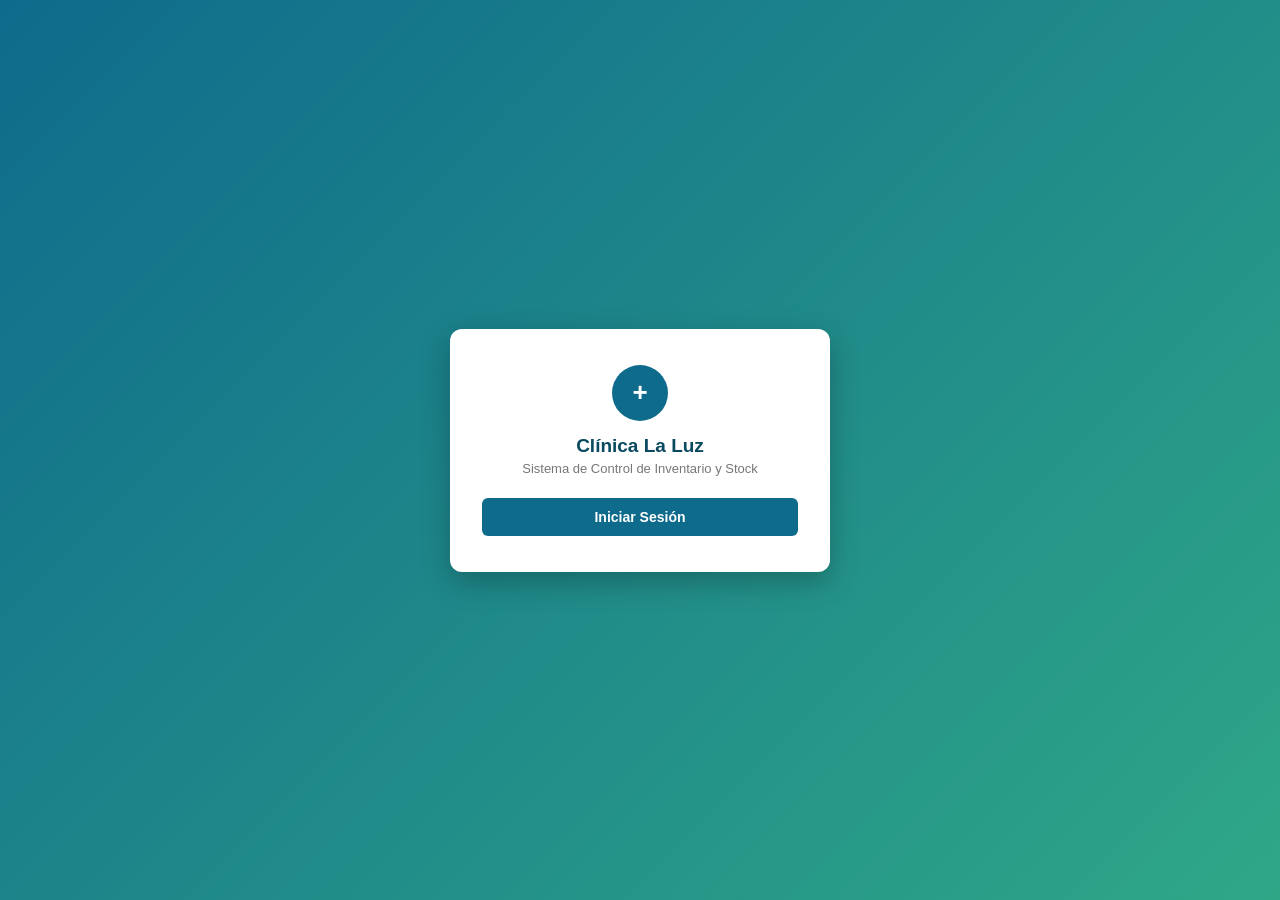
<file: index.html>
<!DOCTYPE html>
<html lang="es">
<head>
    <meta charset="UTF-8">
    <title>Sistema de Inventario - Clínica La Luz</title>
    <link rel="stylesheet" href="css/styles.css">
</head>
<body>
    <div class="login-wrap">
        <div class="login-caja">
            <div class="cruz-login">+</div>
            <h1>Clínica La Luz</h1>
            <p class="desc">Sistema de Control de Inventario y Stock</p>
            <div style="margin-top: 20px;">
                <a href="login.html" class="btn btn-primario" style="display: block; text-align: center; text-decoration: none;">Iniciar Sesión</a>
            </div>
        </div>
    </div>
</body>
</html>
</file>
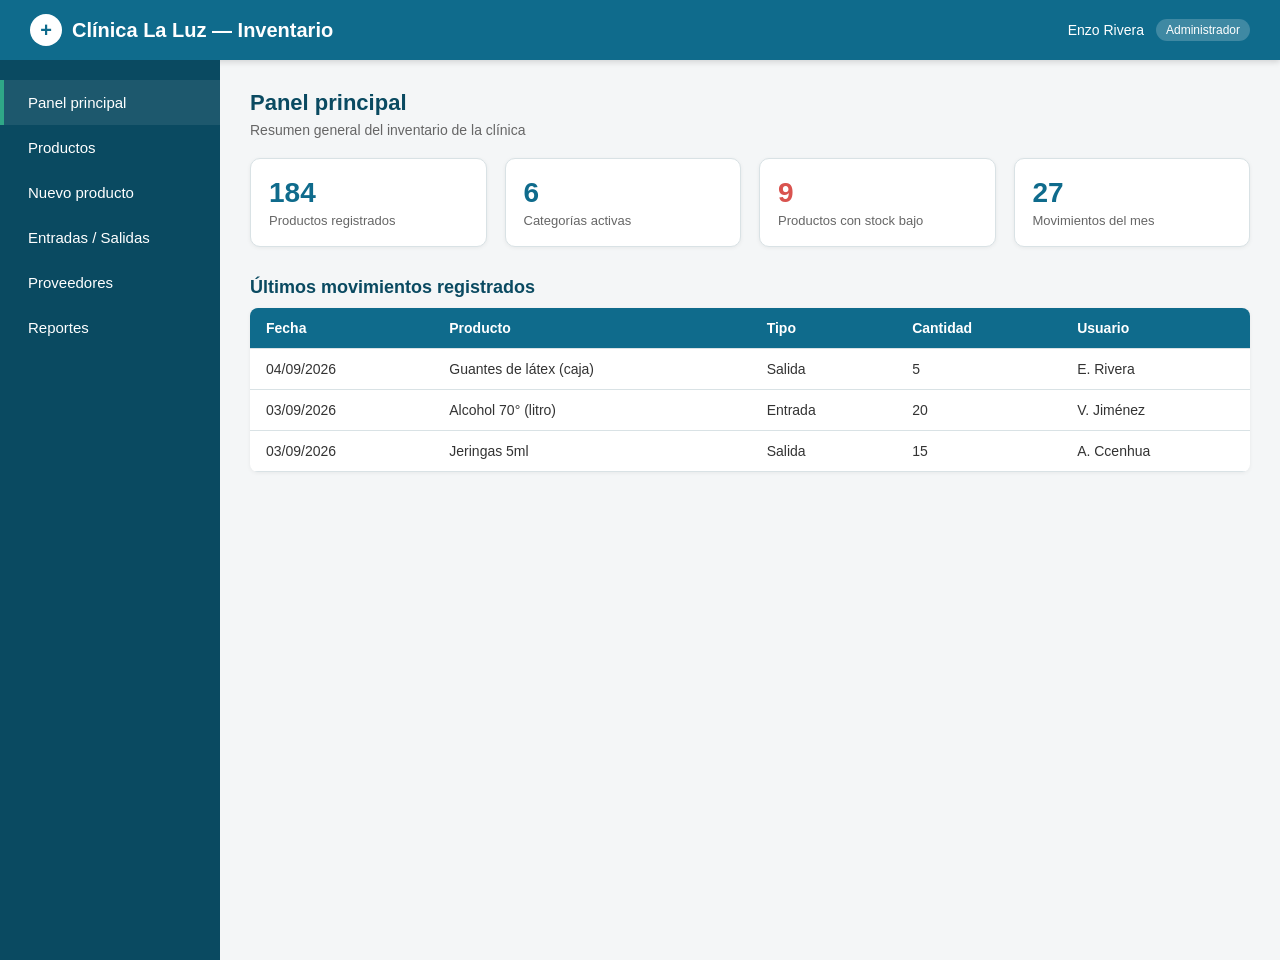
<file: dashboard.html>
<!DOCTYPE html>
<html lang="es">
<head>
<meta charset="UTF-8">
<title>Panel principal - Sistema de Inventario Clínica La Luz</title>
<link rel="stylesheet" href="css/styles.css">
</head>
<body>
  <header class="app-header">
    <div class="logo"><div class="cruz">+</div> Clínica La Luz &mdash; Inventario</div>
    <div class="usuario">Enzo Rivera <span class="rol">Administrador</span></div>
  </header>
  <div class="layout">
    <nav class="sidebar">
      <a href="dashboard.html" class="activo">Panel principal</a>
      <a href="productos.html">Productos</a>
      <a href="registro_producto.html">Nuevo producto</a>
      <a href="movimientos.html">Entradas / Salidas</a>
      <a href="#">Proveedores</a>
      <a href="#">Reportes</a>
    </nav>
    <main class="contenido">
      <h1 class="titulo-seccion">Panel principal</h1>
      <p class="subtitulo">Resumen general del inventario de la clínica</p>

      <div class="tarjetas">
        <div class="tarjeta">
          <div class="valor">184</div>
          <div class="etiqueta">Productos registrados</div>
        </div>
        <div class="tarjeta">
          <div class="valor">6</div>
          <div class="etiqueta">Categorías activas</div>
        </div>
        <div class="tarjeta alerta">
          <div class="valor">9</div>
          <div class="etiqueta">Productos con stock bajo</div>
        </div>
        <div class="tarjeta">
          <div class="valor">27</div>
          <div class="etiqueta">Movimientos del mes</div>
        </div>
      </div>

      <h1 class="titulo-seccion" style="font-size:18px;">Últimos movimientos registrados</h1>
      <table class="tabla-datos" style="margin-top:10px;">
        <thead>
          <tr><th>Fecha</th><th>Producto</th><th>Tipo</th><th>Cantidad</th><th>Usuario</th></tr>
        </thead>
        <tbody>
          <tr><td>04/09/2026</td><td>Guantes de látex (caja)</td><td>Salida</td><td>5</td><td>E. Rivera</td></tr>
          <tr><td>03/09/2026</td><td>Alcohol 70° (litro)</td><td>Entrada</td><td>20</td><td>V. Jiménez</td></tr>
          <tr><td>03/09/2026</td><td>Jeringas 5ml</td><td>Salida</td><td>15</td><td>A. Ccenhua</td></tr>
        </tbody>
      </table>
    </main>
  </div>
</body>
</html>
</file>
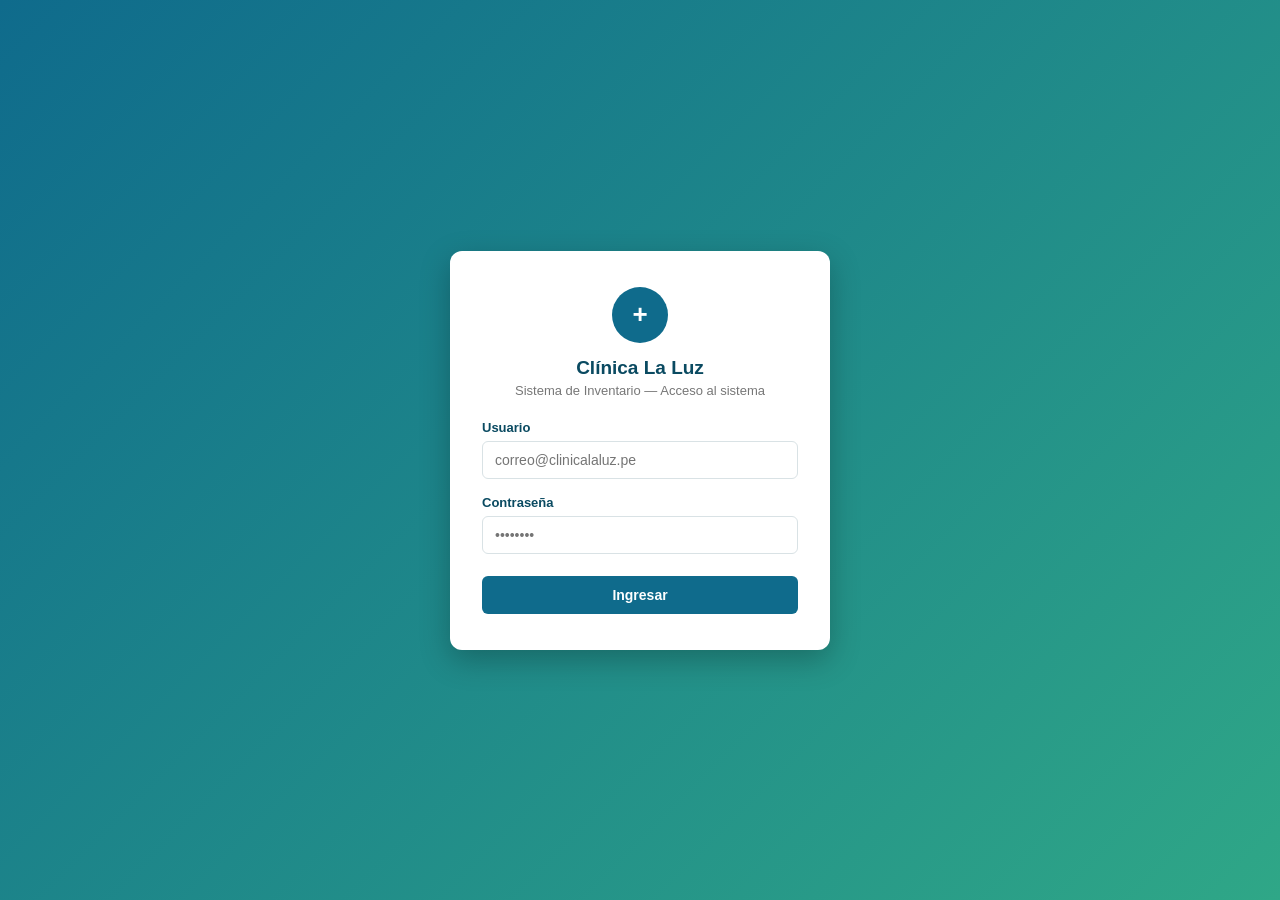
<file: login.html>
<!DOCTYPE html>
<html lang="es">
<head>
<meta charset="UTF-8">
<title>Iniciar sesión - Sistema de Inventario Clínica La Luz</title>
<link rel="stylesheet" href="css/styles.css">
</head>
<body>
  <div class="login-wrap">
    <div class="login-caja">
      <div class="cruz-login">+</div>
      <h1>Clínica La Luz</h1>
      <p class="desc">Sistema de Inventario &mdash; Acceso al sistema</p>
      <form class="formulario" style="box-shadow:none; padding:0;">
        <div class="campo">
          <label for="usuario">Usuario</label>
          <input type="text" id="usuario" placeholder="correo@clinicalaluz.pe">
        </div>
        <div class="campo">
          <label for="clave">Contraseña</label>
          <input type="password" id="clave" placeholder="••••••••">
        </div>
        <button type="submit" class="btn btn-primario">Ingresar</button>
      </form>
    </div>
  </div>
</body>
</html>
</file>
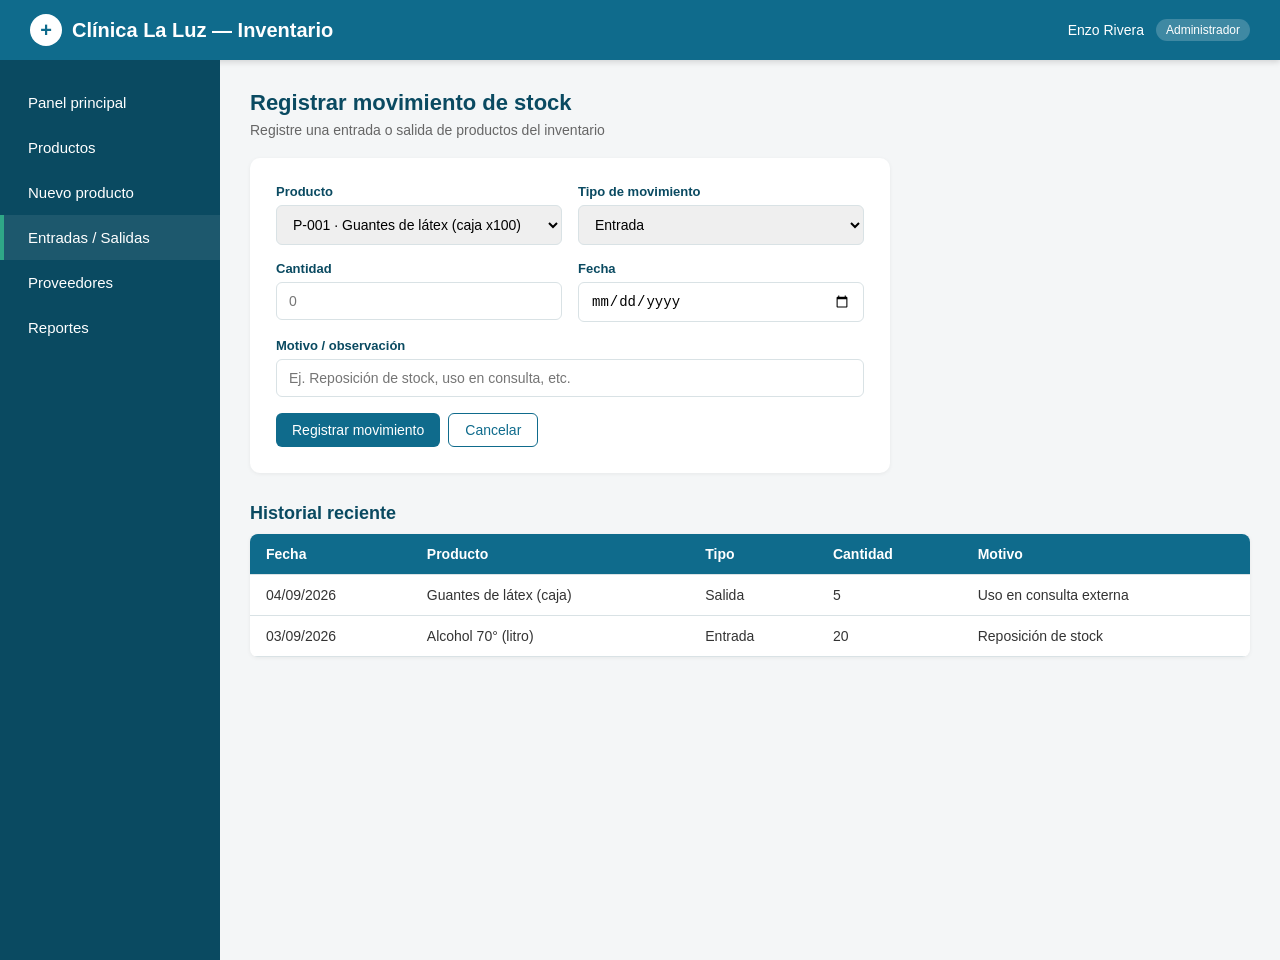
<file: movimientos.html>
<!DOCTYPE html>
<html lang="es">
<head>
<meta charset="UTF-8">
<title>Entradas y Salidas - Sistema de Inventario Clínica La Luz</title>
<link rel="stylesheet" href="css/styles.css">
</head>
<body>
  <header class="app-header">
    <div class="logo"><div class="cruz">+</div> Clínica La Luz &mdash; Inventario</div>
    <div class="usuario">Enzo Rivera <span class="rol">Administrador</span></div>
  </header>
  <div class="layout">
    <nav class="sidebar">
      <a href="dashboard.html">Panel principal</a>
      <a href="productos.html">Productos</a>
      <a href="registro_producto.html">Nuevo producto</a>
      <a href="movimientos.html" class="activo">Entradas / Salidas</a>
      <a href="#">Proveedores</a>
      <a href="#">Reportes</a>
    </nav>
    <main class="contenido">
      <h1 class="titulo-seccion">Registrar movimiento de stock</h1>
      <p class="subtitulo">Registre una entrada o salida de productos del inventario</p>

      <form class="formulario" method="post" action="MovimientoServlet">
        <div class="fila-doble">
          <div class="campo">
            <label for="producto">Producto</label>
            <select id="producto" name="producto">
              <option>P-001 · Guantes de látex (caja x100)</option>
              <option>P-002 · Alcohol 70° (litro)</option>
              <option>P-003 · Jeringas 5ml (unidad)</option>
            </select>
          </div>
          <div class="campo">
            <label for="tipo">Tipo de movimiento</label>
            <select id="tipo" name="tipo">
              <option>Entrada</option>
              <option>Salida</option>
            </select>
          </div>
        </div>
        <div class="fila-doble">
          <div class="campo">
            <label for="cantidad">Cantidad</label>
            <input type="number" id="cantidad" name="cantidad" placeholder="0">
          </div>
          <div class="campo">
            <label for="fecha">Fecha</label>
            <input type="date" id="fecha" name="fecha">
          </div>
        </div>
        <div class="campo">
          <label for="motivo">Motivo / observación</label>
          <input type="text" id="motivo" name="motivo" placeholder="Ej. Reposición de stock, uso en consulta, etc.">
        </div>
        <div class="acciones-tabla" style="margin-top:10px;">
          <button type="submit" class="btn btn-primario">Registrar movimiento</button>
          <a href="dashboard.html" class="btn btn-secundario">Cancelar</a>
        </div>
      </form>

      <h1 class="titulo-seccion" style="font-size:18px; margin-top:30px;">Historial reciente</h1>
      <table class="tabla-datos" style="margin-top:10px;">
        <thead>
          <tr><th>Fecha</th><th>Producto</th><th>Tipo</th><th>Cantidad</th><th>Motivo</th></tr>
        </thead>
        <tbody>
          <tr><td>04/09/2026</td><td>Guantes de látex (caja)</td><td>Salida</td><td>5</td><td>Uso en consulta externa</td></tr>
          <tr><td>03/09/2026</td><td>Alcohol 70° (litro)</td><td>Entrada</td><td>20</td><td>Reposición de stock</td></tr>
        </tbody>
      </table>
    </main>
  </div>
</body>
</html>
</file>
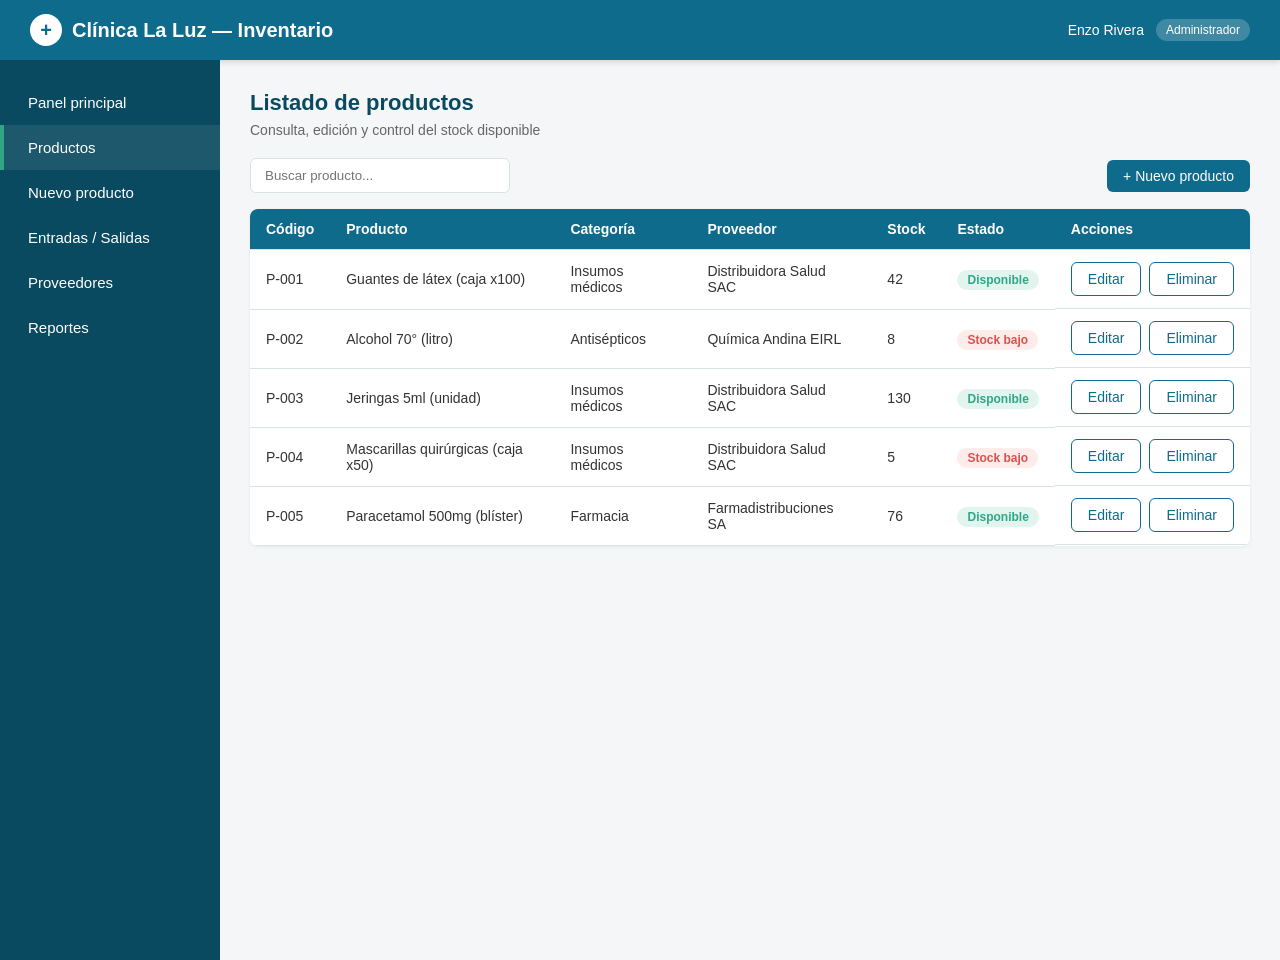
<file: productos.html>
<!DOCTYPE html>
<html lang="es">
<head>
<meta charset="UTF-8">
<title>Productos - Sistema de Inventario Clínica La Luz</title>
<link rel="stylesheet" href="css/styles.css">
</head>
<body>
  <header class="app-header">
    <div class="logo"><div class="cruz">+</div> Clínica La Luz &mdash; Inventario</div>
    <div class="usuario">Enzo Rivera <span class="rol">Administrador</span></div>
  </header>
  <div class="layout">
    <nav class="sidebar">
      <a href="dashboard.html">Panel principal</a>
      <a href="productos.html" class="activo">Productos</a>
      <a href="registro_producto.html">Nuevo producto</a>
      <a href="movimientos.html">Entradas / Salidas</a>
      <a href="#">Proveedores</a>
      <a href="#">Reportes</a>
    </nav>
    <main class="contenido">
      <h1 class="titulo-seccion">Listado de productos</h1>
      <p class="subtitulo">Consulta, edición y control del stock disponible</p>

      <div class="barra-acciones">
        <div class="buscador">
          <input type="text" placeholder="Buscar producto...">
        </div>
        <a href="registro_producto.html" class="btn btn-primario">+ Nuevo producto</a>
      </div>

      <table class="tabla-datos">
        <thead>
          <tr>
            <th>Código</th><th>Producto</th><th>Categoría</th><th>Proveedor</th>
            <th>Stock</th><th>Estado</th><th>Acciones</th>
          </tr>
        </thead>
        <tbody>
          <tr>
            <td>P-001</td><td>Guantes de látex (caja x100)</td><td>Insumos médicos</td>
            <td>Distribuidora Salud SAC</td><td>42</td>
            <td><span class="badge ok">Disponible</span></td>
            <td class="acciones-tabla"><a class="btn btn-secundario" href="#">Editar</a><a class="btn btn-secundario" href="#">Eliminar</a></td>
          </tr>
          <tr>
            <td>P-002</td><td>Alcohol 70° (litro)</td><td>Antisépticos</td>
            <td>Química Andina EIRL</td><td>8</td>
            <td><span class="badge bajo">Stock bajo</span></td>
            <td class="acciones-tabla"><a class="btn btn-secundario" href="#">Editar</a><a class="btn btn-secundario" href="#">Eliminar</a></td>
          </tr>
          <tr>
            <td>P-003</td><td>Jeringas 5ml (unidad)</td><td>Insumos médicos</td>
            <td>Distribuidora Salud SAC</td><td>130</td>
            <td><span class="badge ok">Disponible</span></td>
            <td class="acciones-tabla"><a class="btn btn-secundario" href="#">Editar</a><a class="btn btn-secundario" href="#">Eliminar</a></td>
          </tr>
          <tr>
            <td>P-004</td><td>Mascarillas quirúrgicas (caja x50)</td><td>Insumos médicos</td>
            <td>Distribuidora Salud SAC</td><td>5</td>
            <td><span class="badge bajo">Stock bajo</span></td>
            <td class="acciones-tabla"><a class="btn btn-secundario" href="#">Editar</a><a class="btn btn-secundario" href="#">Eliminar</a></td>
          </tr>
          <tr>
            <td>P-005</td><td>Paracetamol 500mg (blíster)</td><td>Farmacia</td>
            <td>Farmadistribuciones SA</td><td>76</td>
            <td><span class="badge ok">Disponible</span></td>
            <td class="acciones-tabla"><a class="btn btn-secundario" href="#">Editar</a><a class="btn btn-secundario" href="#">Eliminar</a></td>
          </tr>
        </tbody>
      </table>
    </main>
  </div>
</body>
</html>
</file>
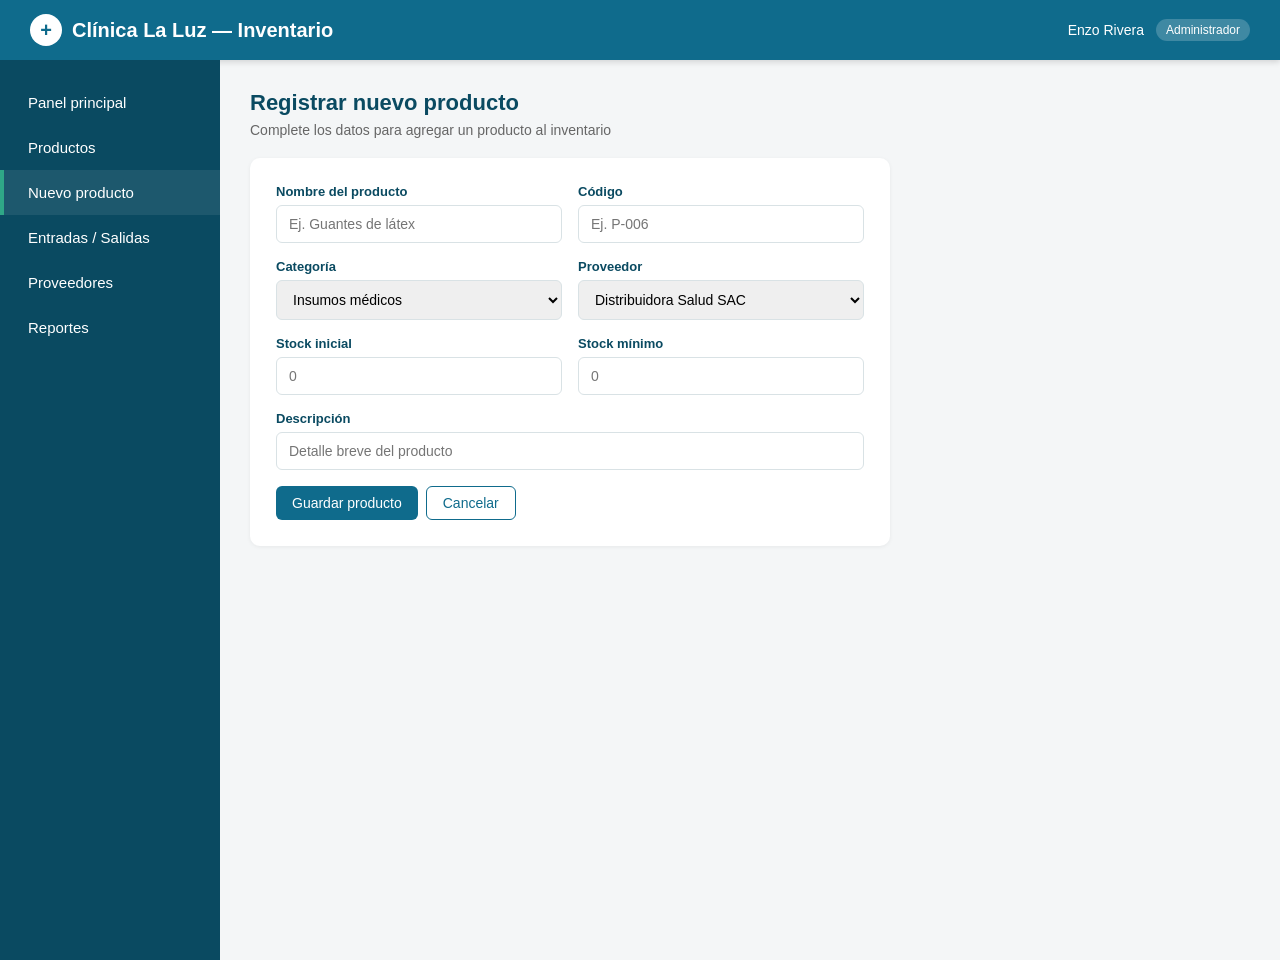
<file: registro_producto.html>
<!DOCTYPE html>
<html lang="es">
<head>
<meta charset="UTF-8">
<title>Registrar producto - Sistema de Inventario Clínica La Luz</title>
<link rel="stylesheet" href="css/styles.css">
</head>
<body>
  <header class="app-header">
    <div class="logo"><div class="cruz">+</div> Clínica La Luz &mdash; Inventario</div>
    <div class="usuario">Enzo Rivera <span class="rol">Administrador</span></div>
  </header>
  <div class="layout">
    <nav class="sidebar">
      <a href="dashboard.html">Panel principal</a>
      <a href="productos.html">Productos</a>
      <a href="registro_producto.html" class="activo">Nuevo producto</a>
      <a href="movimientos.html">Entradas / Salidas</a>
      <a href="#">Proveedores</a>
      <a href="#">Reportes</a>
    </nav>
    <main class="contenido">
      <h1 class="titulo-seccion">Registrar nuevo producto</h1>
      <p class="subtitulo">Complete los datos para agregar un producto al inventario</p>

      <form class="formulario" method="post" action="ProductoServlet">
        <div class="fila-doble">
          <div class="campo">
            <label for="nombre">Nombre del producto</label>
            <input type="text" id="nombre" name="nombre" placeholder="Ej. Guantes de látex">
          </div>
          <div class="campo">
            <label for="codigo">Código</label>
            <input type="text" id="codigo" name="codigo" placeholder="Ej. P-006">
          </div>
        </div>
        <div class="fila-doble">
          <div class="campo">
            <label for="categoria">Categoría</label>
            <select id="categoria" name="categoria">
              <option>Insumos médicos</option>
              <option>Antisépticos</option>
              <option>Farmacia</option>
              <option>Material de curación</option>
            </select>
          </div>
          <div class="campo">
            <label for="proveedor">Proveedor</label>
            <select id="proveedor" name="proveedor">
              <option>Distribuidora Salud SAC</option>
              <option>Química Andina EIRL</option>
              <option>Farmadistribuciones SA</option>
            </select>
          </div>
        </div>
        <div class="fila-doble">
          <div class="campo">
            <label for="stock">Stock inicial</label>
            <input type="number" id="stock" name="stock" placeholder="0">
          </div>
          <div class="campo">
            <label for="stockMinimo">Stock mínimo</label>
            <input type="number" id="stockMinimo" name="stockMinimo" placeholder="0">
          </div>
        </div>
        <div class="campo">
          <label for="descripcion">Descripción</label>
          <input type="text" id="descripcion" name="descripcion" placeholder="Detalle breve del producto">
        </div>
        <div class="acciones-tabla" style="margin-top:10px;">
          <button type="submit" class="btn btn-primario">Guardar producto</button>
          <a href="productos.html" class="btn btn-secundario">Cancelar</a>
        </div>
      </form>
    </main>
  </div>
</body>
</html>
</file>
<file: css/styles.css>
/* =========================================================
   Sistema de Inventario - Clínica La Luz
   Hoja de estilos general (CSS3)
   ========================================================= */

:root {
  --azul-principal: #0f6b8c;
  --azul-oscuro: #0a4a61;
  --celeste: #e6f4f8;
  --verde-salud: #2fa787;
  --gris-texto: #333333;
  --gris-claro: #f4f6f7;
  --blanco: #ffffff;
  --borde: #d9e2e5;
  --alerta: #d9534f;
}

* {
  box-sizing: border-box;
  margin: 0;
  padding: 0;
}

body {
  font-family: 'Segoe UI', Arial, sans-serif;
  background-color: var(--gris-claro);
  color: var(--gris-texto);
}

/* ---------- Encabezado / Barra superior ---------- */
header.app-header {
  background-color: var(--azul-principal);
  color: var(--blanco);
  display: flex;
  align-items: center;
  justify-content: space-between;
  padding: 14px 30px;
  box-shadow: 0 2px 6px rgba(0,0,0,0.15);
}

header.app-header .logo {
  display: flex;
  align-items: center;
  gap: 10px;
  font-size: 20px;
  font-weight: 600;
}

header.app-header .logo .cruz {
  background-color: var(--blanco);
  color: var(--azul-principal);
  border-radius: 50%;
  width: 32px;
  height: 32px;
  display: flex;
  align-items: center;
  justify-content: center;
  font-weight: bold;
}

header.app-header .usuario {
  font-size: 14px;
  display: flex;
  align-items: center;
  gap: 12px;
}

header.app-header .usuario span.rol {
  background-color: rgba(255,255,255,0.2);
  padding: 4px 10px;
  border-radius: 12px;
  font-size: 12px;
}

/* ---------- Navegación lateral ---------- */
nav.sidebar {
  background-color: var(--azul-oscuro);
  color: var(--blanco);
  width: 220px;
  min-height: 100vh;
  padding-top: 20px;
}

nav.sidebar a {
  display: block;
  color: var(--blanco);
  text-decoration: none;
  padding: 14px 24px;
  font-size: 15px;
  border-left: 4px solid transparent;
}

nav.sidebar a:hover,
nav.sidebar a.activo {
  background-color: rgba(255,255,255,0.08);
  border-left: 4px solid var(--verde-salud);
}

.layout {
  display: flex;
}

main.contenido {
  flex: 1;
  padding: 30px;
}

/* ---------- Tarjetas de resumen (dashboard) ---------- */
.tarjetas {
  display: grid;
  grid-template-columns: repeat(4, 1fr);
  gap: 18px;
  margin-bottom: 30px;
}

.tarjeta {
  background-color: var(--blanco);
  border: 1px solid var(--borde);
  border-radius: 10px;
  padding: 18px;
  box-shadow: 0 1px 4px rgba(0,0,0,0.06);
}

.tarjeta .valor {
  font-size: 28px;
  font-weight: 700;
  color: var(--azul-principal);
}

.tarjeta .etiqueta {
  font-size: 13px;
  color: #666;
  margin-top: 4px;
}

.tarjeta.alerta .valor {
  color: var(--alerta);
}

/* ---------- Secciones y títulos ---------- */
h1.titulo-seccion {
  font-size: 22px;
  color: var(--azul-oscuro);
  margin-bottom: 6px;
}

p.subtitulo {
  color: #666;
  margin-bottom: 20px;
  font-size: 14px;
}

/* ---------- Tabla de productos ---------- */
table.tabla-datos {
  width: 100%;
  border-collapse: collapse;
  background-color: var(--blanco);
  border-radius: 8px;
  overflow: hidden;
  box-shadow: 0 1px 4px rgba(0,0,0,0.06);
}

table.tabla-datos thead {
  background-color: var(--azul-principal);
  color: var(--blanco);
}

table.tabla-datos th,
table.tabla-datos td {
  text-align: left;
  padding: 12px 16px;
  font-size: 14px;
  border-bottom: 1px solid var(--borde);
}

table.tabla-datos tbody tr:hover {
  background-color: var(--celeste);
}

.badge {
  padding: 3px 10px;
  border-radius: 12px;
  font-size: 12px;
  font-weight: 600;
}

.badge.ok { background-color: #e1f5ee; color: var(--verde-salud); }
.badge.bajo { background-color: #fdecea; color: var(--alerta); }

.btn {
  display: inline-block;
  padding: 8px 16px;
  border-radius: 6px;
  border: none;
  cursor: pointer;
  font-size: 14px;
  text-decoration: none;
}

.btn-primario {
  background-color: var(--azul-principal);
  color: var(--blanco);
}

.btn-secundario {
  background-color: var(--blanco);
  color: var(--azul-principal);
  border: 1px solid var(--azul-principal);
}

.acciones-tabla {
  display: flex;
  gap: 8px;
}

.barra-acciones {
  display: flex;
  justify-content: space-between;
  align-items: center;
  margin-bottom: 16px;
}

.buscador input {
  padding: 9px 14px;
  border-radius: 6px;
  border: 1px solid var(--borde);
  width: 260px;
}

/* ---------- Formularios ---------- */
form.formulario {
  background-color: var(--blanco);
  border-radius: 10px;
  padding: 26px;
  box-shadow: 0 1px 4px rgba(0,0,0,0.06);
  max-width: 640px;
}

.campo {
  margin-bottom: 16px;
  display: flex;
  flex-direction: column;
}

.campo label {
  font-size: 13px;
  font-weight: 600;
  margin-bottom: 6px;
  color: var(--azul-oscuro);
}

.campo input,
.campo select {
  padding: 10px 12px;
  border-radius: 6px;
  border: 1px solid var(--borde);
  font-size: 14px;
}

.fila-doble {
  display: grid;
  grid-template-columns: 1fr 1fr;
  gap: 16px;
}

/* ---------- Pantalla de login ---------- */
.login-wrap {
  min-height: 100vh;
  display: flex;
  align-items: center;
  justify-content: center;
  background: linear-gradient(135deg, var(--azul-principal), var(--verde-salud));
}

.login-caja {
  background-color: var(--blanco);
  width: 380px;
  padding: 36px 32px;
  border-radius: 12px;
  box-shadow: 0 10px 30px rgba(0,0,0,0.25);
  text-align: center;
}

.login-caja .cruz-login {
  width: 56px;
  height: 56px;
  background-color: var(--azul-principal);
  color: var(--blanco);
  border-radius: 50%;
  display: flex;
  align-items: center;
  justify-content: center;
  font-size: 26px;
  font-weight: bold;
  margin: 0 auto 14px auto;
}

.login-caja h1 {
  font-size: 19px;
  color: var(--azul-oscuro);
  margin-bottom: 4px;
}

.login-caja p.desc {
  font-size: 13px;
  color: #777;
  margin-bottom: 22px;
}

.login-caja .campo {
  text-align: left;
}

.login-caja .btn-primario {
  width: 100%;
  padding: 11px;
  margin-top: 6px;
  font-weight: 600;
}

footer.pie {
  text-align: center;
  font-size: 12px;
  color: #888;
  padding: 18px 0;
}
</file>
